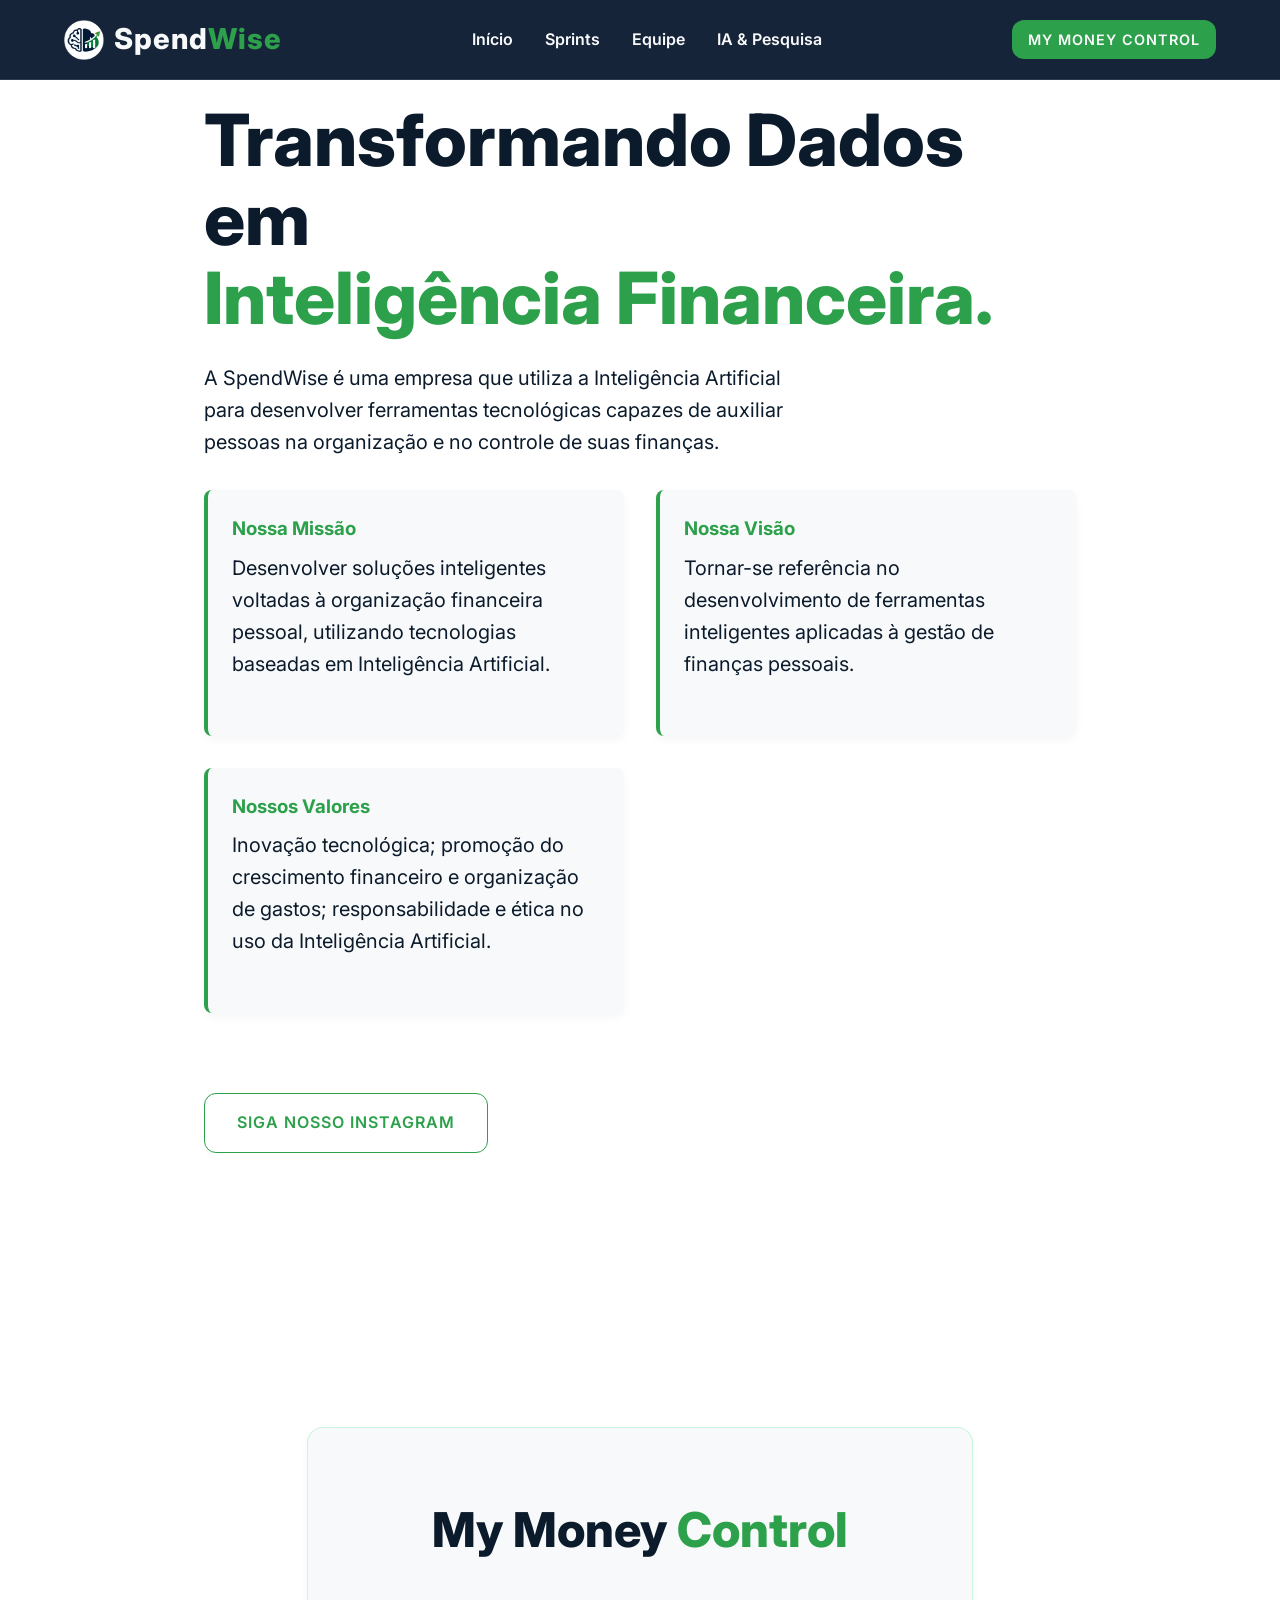
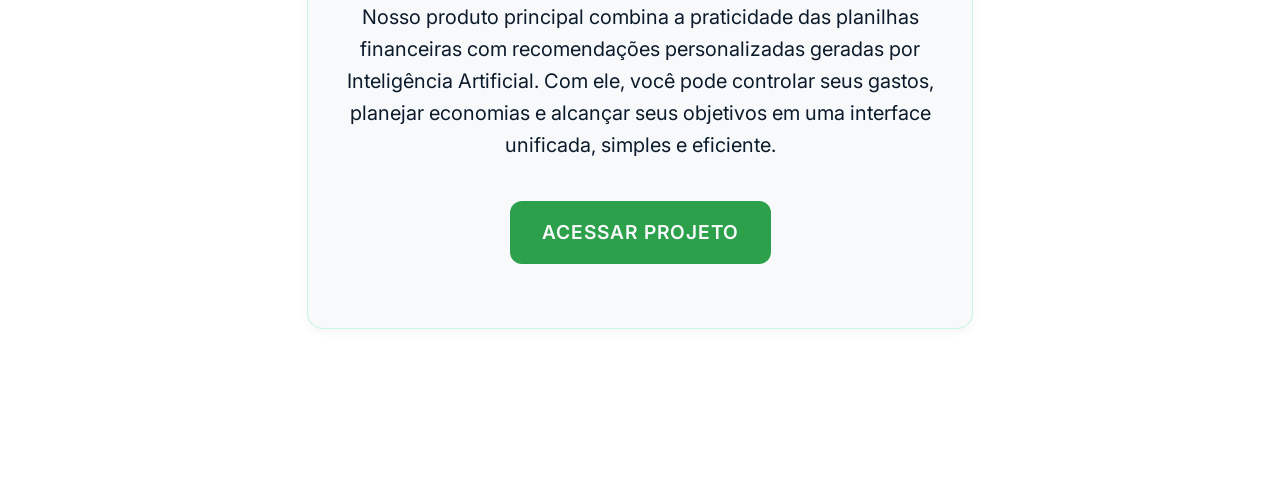
<file: index.html>
﻿<!DOCTYPE html>
<html lang="pt-BR">
<head>
  <meta charset="UTF-8">
  <meta name="viewport" content="width=device-width, initial-scale=1.0">
  <title>SpendWise</title>
  <link rel="stylesheet" href="styles.css">
  <link rel="icon" href="imagens/logos/logo5.png" type="image/x-icon">
</head>
<body>

  <!-- Navegação Principal -->
  <header>
    <div class="logo" style="display: flex; align-items: center; gap: 10px;">
      <img src="imagens/logos/logo5.png" alt="SpendWise Logo" style="height: 40px; width: auto;">
      <span>Spend<em>Wise</em></span>
    </div>
    <nav>
      <ul>
        <li><a href="index.html">Início</a></li>
        <li><a href="subpaginas/sprints.html">Sprints</a></li>
        <li><a href="subpaginas/equipe.html">Equipe</a></li>
        <li><a href="subpaginas/resumos.html">IA & Pesquisa</a></li>
      </ul>
    </nav>
    <a href="projeto/app.html" class="btn-primary" style="padding: 8px 16px; font-size: 0.9rem;">My Money Control</a>
  </header>

  <!-- Aba 1: Página Inicial -->
  <section id="home" class="fade-in">
    <h1>Transformando Dados em <br><span>Inteligência Financeira.</span></h1>
    <p>A SpendWise é uma empresa que utiliza a Inteligência Artificial para desenvolver ferramentas tecnológicas capazes de auxiliar pessoas na organização e no controle de suas finanças.</p>
    
    <div class="about-features">
      <div class="feature-box">
        <h3>Nossa Missão</h3>
        <p>Desenvolver soluções inteligentes voltadas à organização financeira pessoal, utilizando tecnologias baseadas em Inteligência Artificial.</p>
      </div>
      <div class="feature-box">
        <h3>Nossa Visão</h3>
        <p>Tornar-se referência no desenvolvimento de ferramentas inteligentes aplicadas à gestão de finanças pessoais.</p>
      </div>
      <div class="feature-box">
        <h3>Nossos Valores</h3>
        <p>Inovação tecnológica; 
            promoção do crescimento financeiro e organização de gastos; 
            responsabilidade e ética no uso da Inteligência Artificial.</p>
      </div>
    </div>
    
    <div class="social-links">
      <a href="https://www.instagram.com/spendwise.ai?igsh=M2ZteGY0N3p6ZGp0" target="_blank" class="btn-primary" style="background-color: transparent; border: 1px solid var(--color-green); color: var(--color-green);">Siga nosso Instagram</a>
    </div>
  </section>

  <section id="sistema">
    <div class="cta-container fade-in">
      <h2 class="section-title">My Money <span>Control</span></h2>
      <p>Nosso produto principal combina a praticidade das planilhas financeiras com recomendações personalizadas geradas por Inteligência Artificial. Com ele, você pode controlar seus gastos, planejar economias e alcançar seus objetivos em uma interface unificada, simples e eficiente.</p>

      <!-- LINK DE INTERCONECTIVIDADE PARA A PASTA PROJETO -->
      <a href="projeto/app.html" class="btn-primary">Acessar Projeto</a>
    </div>
  </section>

  <script src="script.js"></script>
</body>
</html>
</file>
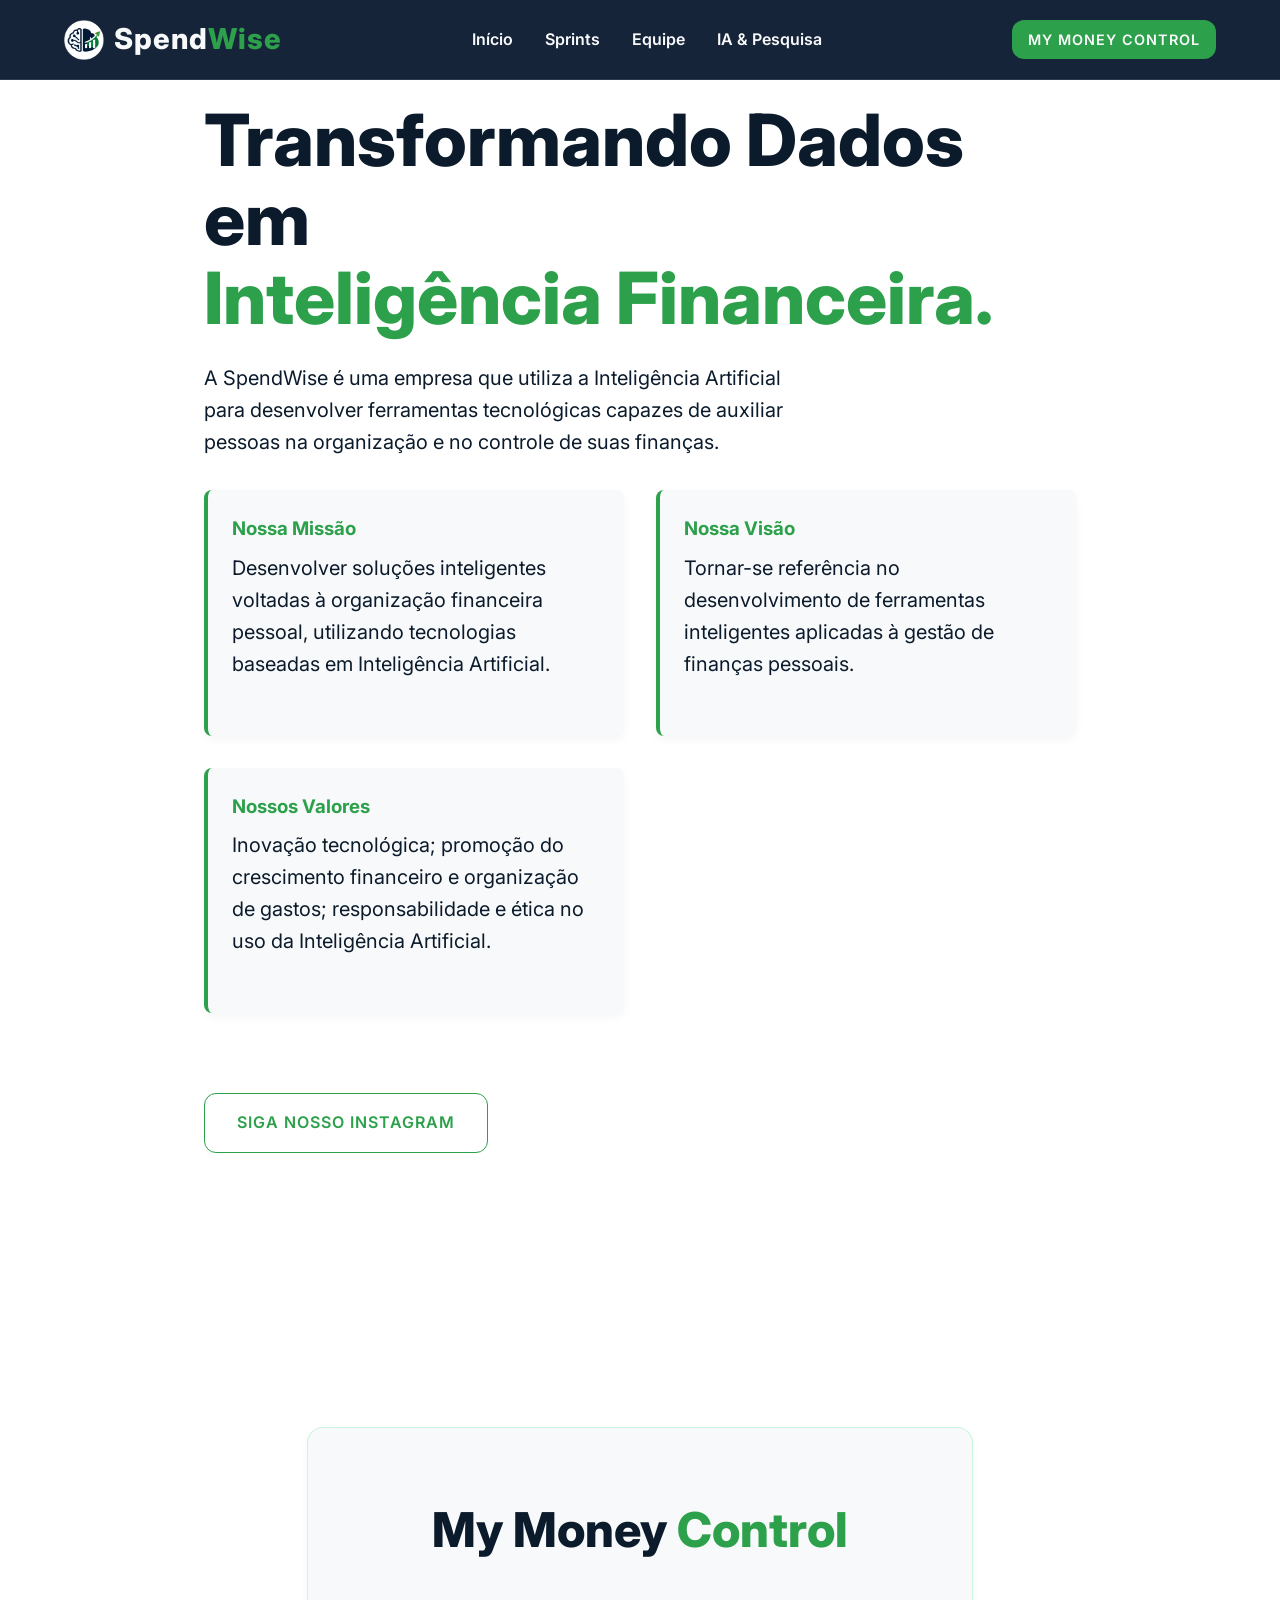
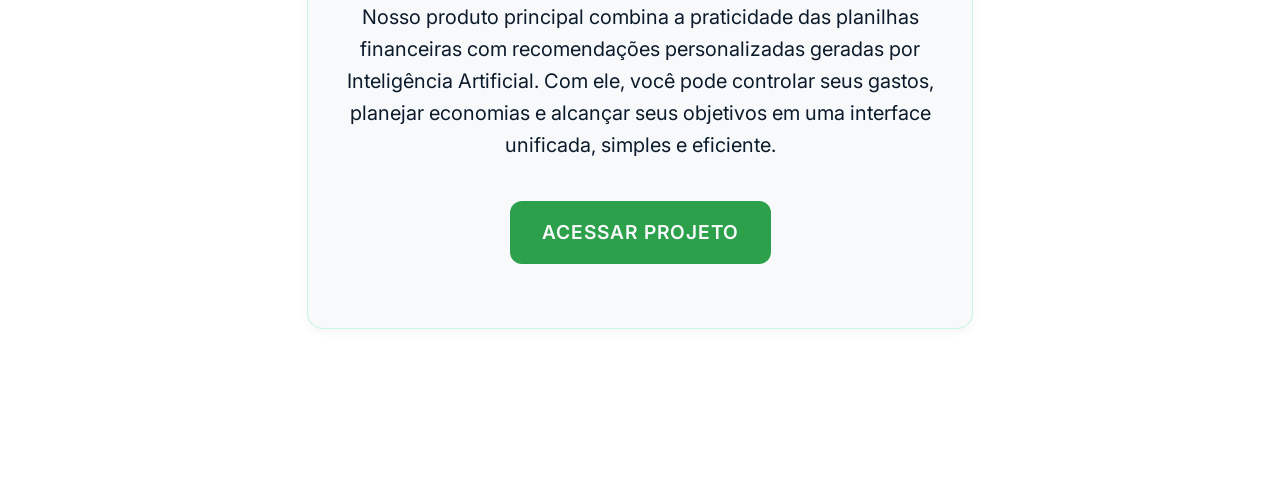
<file: paginaprincipal.html>
﻿<!DOCTYPE html>
<html lang="pt-BR">
<head>
  <meta charset="UTF-8">
  <meta name="viewport" content="width=device-width, initial-scale=1.0">
  <title>SpendWise</title>
  <link rel="stylesheet" href="styles.css">
  <link rel="icon" href="imagens/logos/logo5.png" type="image/x-icon">
</head>
<body>

  <!-- Navegação Principal -->
  <header>
    <div class="logo" style="display: flex; align-items: center; gap: 10px;">
      <img src="imagens/logos/logo5.png" alt="SpendWise Logo" style="height: 40px; width: auto;">
      <span>Spend<em>Wise</em></span>
    </div>
    <nav>
      <ul>
        <li><a href="paginaprincipal.html">Início</a></li>
        <li><a href="subpaginas/sprints.html">Sprints</a></li>
        <li><a href="subpaginas/equipe.html">Equipe</a></li>
        <li><a href="subpaginas/resumos.html">IA & Pesquisa</a></li>
      </ul>
    </nav>
    <a href="projeto/app.html" class="btn-primary" style="padding: 8px 16px; font-size: 0.9rem;">My Money Control</a>
  </header>

  <!-- Aba 1: Página Inicial -->
  <section id="home" class="fade-in">
    <h1>Transformando Dados em <br><span>Inteligência Financeira.</span></h1>
    <p>A SpendWise é uma empresa que utiliza a Inteligência Artificial para desenvolver ferramentas tecnológicas capazes de auxiliar pessoas na organização e no controle de suas finanças.</p>
    
    <div class="about-features">
      <div class="feature-box">
        <h3>Nossa Missão</h3>
        <p>Desenvolver soluções inteligentes voltadas à organização financeira pessoal, utilizando tecnologias baseadas em Inteligência Artificial.</p>
      </div>
      <div class="feature-box">
        <h3>Nossa Visão</h3>
        <p>Tornar-se referência no desenvolvimento de ferramentas inteligentes aplicadas à gestão de finanças pessoais.</p>
      </div>
      <div class="feature-box">
        <h3>Nossos Valores</h3>
        <p>Inovação tecnológica; 
            promoção do crescimento financeiro e organização de gastos; 
            responsabilidade e ética no uso da Inteligência Artificial.</p>
      </div>
    </div>
    
    <div class="social-links">
      <a href="https://www.instagram.com/spendwise.ai?igsh=M2ZteGY0N3p6ZGp0" target="_blank" class="btn-primary" style="background-color: transparent; border: 1px solid var(--color-green); color: var(--color-green);">Siga nosso Instagram</a>
    </div>
  </section>

  <section id="sistema">
    <div class="cta-container fade-in">
      <h2 class="section-title">My Money <span>Control</span></h2>
      <p>Nosso produto principal combina a praticidade das planilhas financeiras com recomendações personalizadas geradas por Inteligência Artificial. Com ele, você pode controlar seus gastos, planejar economias e alcançar seus objetivos em uma interface unificada, simples e eficiente.</p>

      <!-- LINK DE INTERCONECTIVIDADE PARA A PASTA PROJETO -->
      <a href="projeto/app.html" class="btn-primary">Acessar Projeto</a>
    </div>
  </section>

  <script src="script.js"></script>
</body>
</html>
</file>
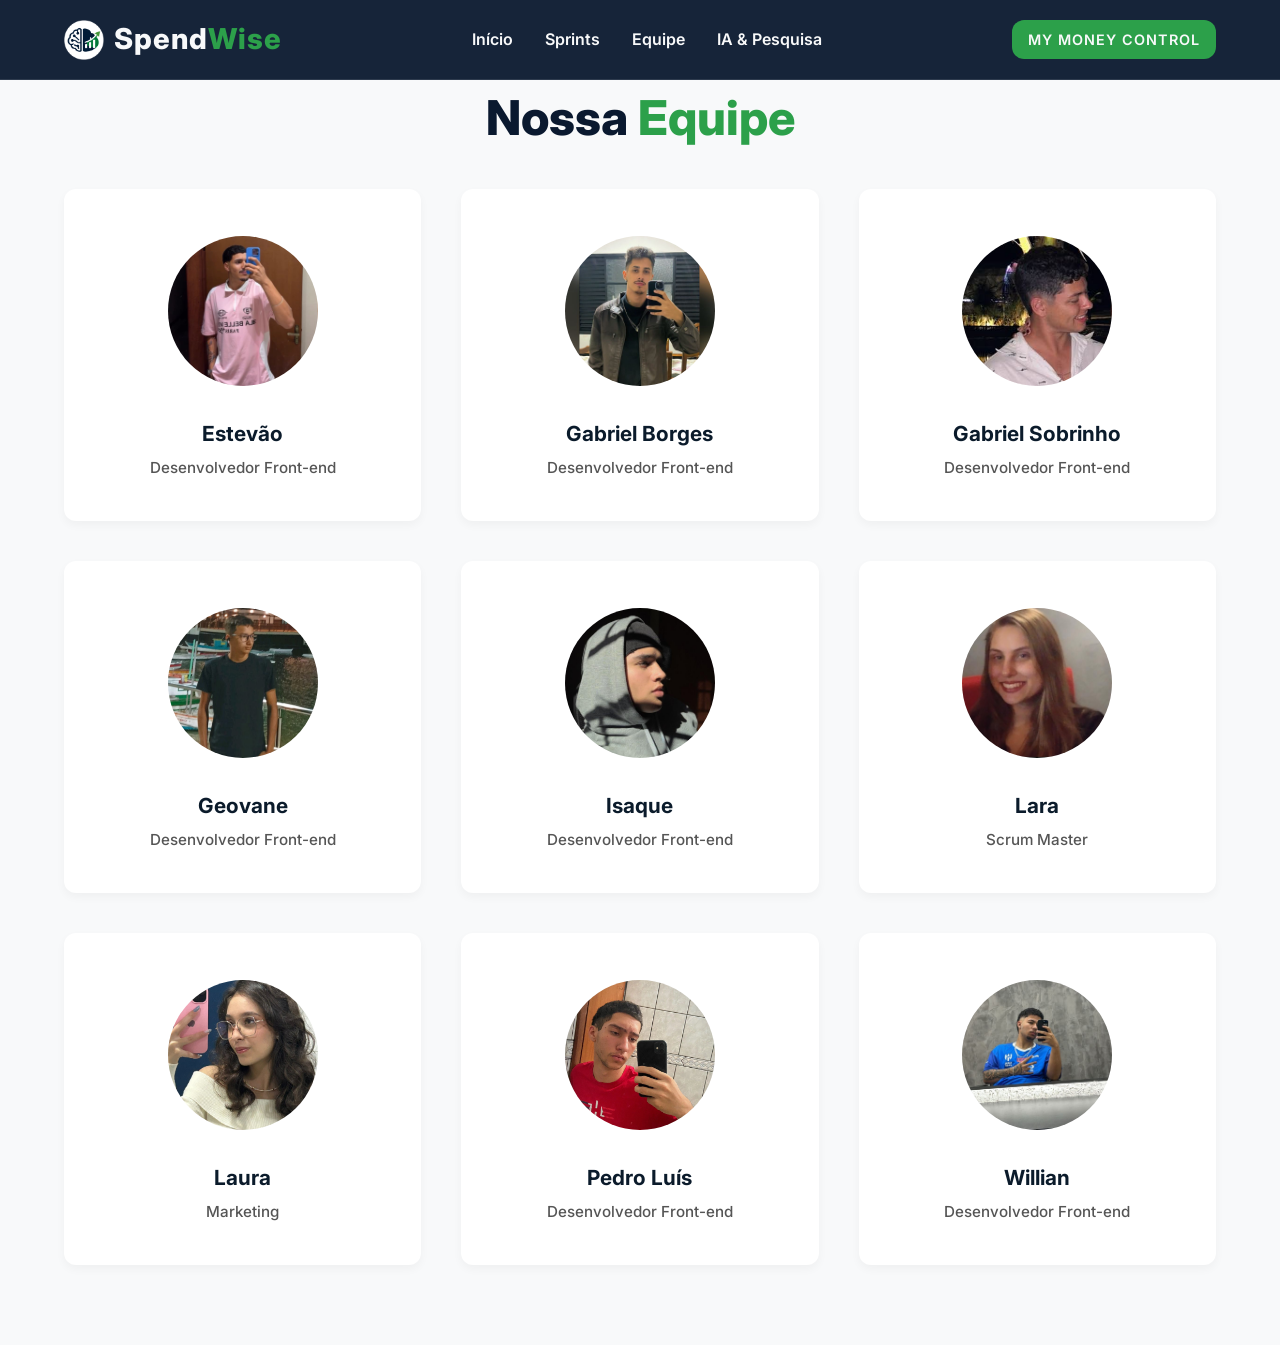
<file: subpaginas/equipe.html>
﻿<!DOCTYPE html>
<html lang="pt-BR">
<head>
  <meta charset="UTF-8">
  <meta name="viewport" content="width=device-width, initial-scale=1.0">
  <title>SpendWise | Nossa Equipe</title>
  <link rel="stylesheet" href="../styles.css">
  <link rel="icon" href="../imagens/logos/logo5.png" type="image/x-icon">
</head>
<body>

  <!-- Navegação Principal -->
  <header>
    <div class="logo" style="display: flex; align-items: center; gap: 10px;">
      <img src="../imagens/logos/logo5.png" alt="SpendWise Logo" style="height: 40px; width: auto;">
      <span>Spend<em>Wise</em></span>
    </div>
    <nav>
      <ul>
        <li><a href="../index.html">Início</a></li>
        <li><a href="sprints.html">Sprints</a></li>
        <li><a href="equipe.html">Equipe</a></li>
        <li><a href="resumos.html">IA & Pesquisa</a></li>
      </ul>
    </nav>
    <a href="../projeto/app.html" class="btn-primary" style="padding: 8px 16px; font-size: 0.9rem;">My Money Control</a>
  </header>

  <!-- Aba 3: Membros da Equipe -->
  <section id="membros" class="team-section">
    <h2 class="section-title fade-in">Nossa <span>Equipe</span></h2>
    <div class="team-grid fade-in">

      <!-- Membro: Estevão -->
      <div class="team-card">
        <div class="image-wrapper">
          <img src="../imagens/membros/estevão.jpeg" alt="Foto: Estevão" class="team-photo">
        </div>
        <h3 class="member-name">Estevão</h3>
        <p class="member-role">Desenvolvedor Front-end</p>
      </div>

      <!-- Membro: Gabriel Borges -->
      <div class="team-card">
        <div class="image-wrapper">
          <img src="../imagens/membros/gabriel-borges.jpeg" alt="Foto: Gabriel Borges" class="team-photo">
        </div>
        <h3 class="member-name">Gabriel Borges</h3>
        <p class="member-role">Desenvolvedor Front-end</p>
      </div>

      <!-- Membro: Gabriel Sobrinho -->
      <div class="team-card">
        <div class="image-wrapper">
          <img src="../imagens/membros/gabriel-sobrinho.png" alt="Foto: Gabriel Sobrinho" class="team-photo">
        </div>
        <h3 class="member-name">Gabriel Sobrinho</h3>
        <p class="member-role">Desenvolvedor Front-end</p>
      </div>

      <!-- Membro: Geovanne -->
      <div class="team-card">
        <div class="image-wrapper">
          <img src="../imagens/membros/geovanne.jpeg" alt="Foto: Geovanne" class="team-photo">
        </div>
        <h3 class="member-name">Geovane</h3>
        <p class="member-role">Desenvolvedor Front-end</p>
      </div>

      <!-- Membro: Isaque -->
      <div class="team-card">
        <div class="image-wrapper">
          <img src="../imagens/membros/isaque.jpeg" alt="Foto: Isaque" class="team-photo">
        </div>
        <h3 class="member-name">Isaque</h3>
        <p class="member-role">Desenvolvedor Front-end</p>
      </div>

      <!-- Membro: Lara -->
      <div class="team-card">
        <div class="image-wrapper">
          <img src="../imagens/membros/lara.png" alt="Foto: Lara" class="team-photo">
        </div>
        <h3 class="member-name">Lara</h3>
        <p class="member-role">Scrum Master</p>
      </div>

      <!-- Membro: Laura -->
      <div class="team-card">
        <div class="image-wrapper">
          <img src="../imagens/membros/laura.jpeg" alt="Foto: Laura" class="team-photo">
        </div>
        <h3 class="member-name">Laura</h3>
        <p class="member-role">Marketing</p>
      </div>

      <!-- Membro: Pedro Luís -->
      <div class="team-card">
        <div class="image-wrapper">
          <img src="../imagens/membros/pedro.jpeg" alt="Foto: Pedro Luís" class="team-photo">
        </div>
        <h3 class="member-name">Pedro Luís</h3>
        <p class="member-role">Desenvolvedor Front-end</p>
      </div>

      <!-- Membro: Willian -->
      <div class="team-card">
        <div class="image-wrapper">
          <img src="../imagens/membros/willian.jpeg" alt="Foto: Willian" class="team-photo">
        </div>
        <h3 class="member-name">Willian</h3>
        <p class="member-role">Desenvolvedor Front-end</p>
      </div>

    </div>
  </section>

  <script src="../script.js"></script>
</body>
</html>
</file>
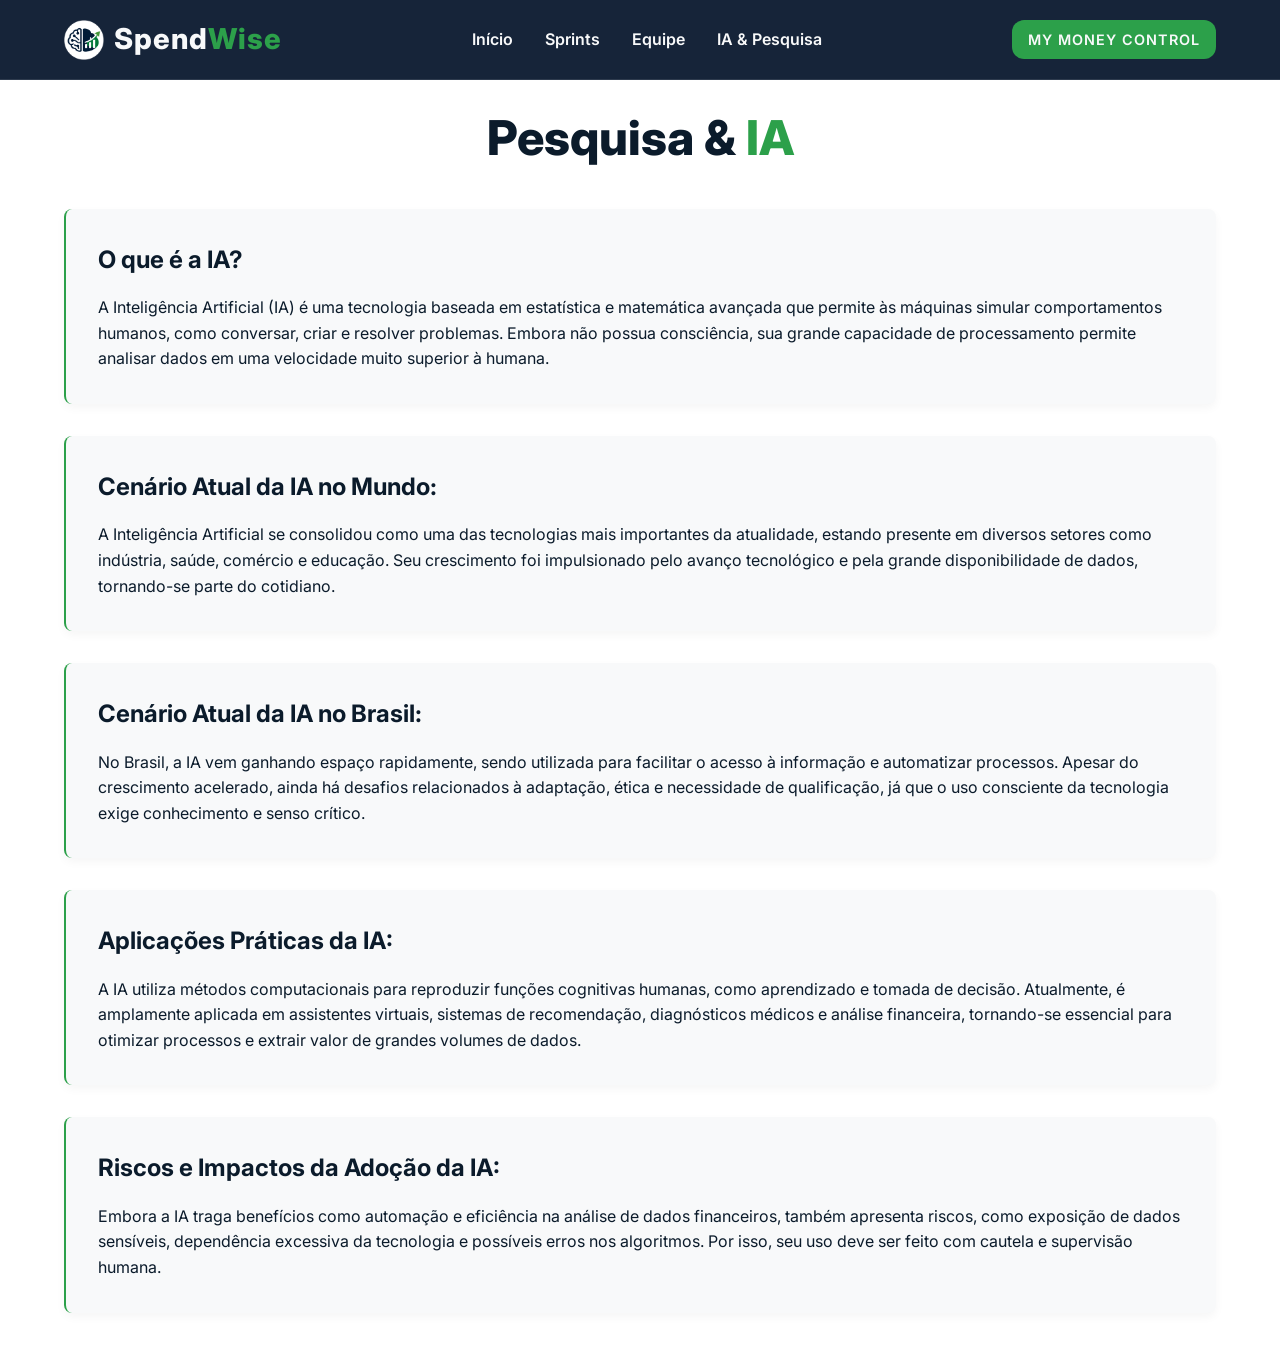
<file: subpaginas/resumos.html>
﻿<!DOCTYPE html>
<html lang="pt-BR">
<head>
  <meta charset="UTF-8">
  <meta name="viewport" content="width=device-width, initial-scale=1.0">
  <title>SpendWise | Pesquisa & IA</title>
  <link rel="stylesheet" href="../styles.css">
  <link rel="icon" href="../imagens/logos/logo5.png" type="image/x-icon">
</head>
<body>

  <!-- Navegação Principal -->
  <header>
    <div class="logo" style="display: flex; align-items: center; gap: 10px;">
      <img src="../imagens/logos/logo5.png" alt="SpendWise Logo" style="height: 40px; width: auto;">
      <span>Spend<em>Wise</em></span>
    </div>
    <nav>
      <ul>
        <li><a href="../index.html">Início</a></li>
        <li><a href="sprints.html">Sprints</a></li>
        <li><a href="equipe.html">Equipe</a></li>
        <li><a href="resumos.html">IA & Pesquisa</a></li>
      </ul>
    </nav>
    <a href="../projeto/app.html" class="btn-primary" style="padding: 8px 16px; font-size: 0.9rem;">My Money Control</a>
  </header>

  <!-- Aba 4: Resumos (IA) -->
  <section id="resumos">
    <h2 class="section-title fade-in">Pesquisa & <span>IA</span></h2>
    <div class="resumos-container fade-in">
      
      <div class="resumo-item">
        <h3>O que é a IA?</h3>
        <p>A Inteligência Artificial (IA) é uma tecnologia baseada em estatística e matemática avançada que permite às máquinas simular comportamentos humanos, como conversar, criar e resolver problemas. Embora não possua consciência, sua grande capacidade de processamento permite analisar dados em uma velocidade muito superior à humana.</p>
      </div>

      <div class="resumo-item">
        <h3>Cenário Atual da IA no Mundo:</h3>
        <p>A Inteligência Artificial se consolidou como uma das tecnologias mais importantes da atualidade, estando presente em diversos setores como indústria, saúde, comércio e educação. Seu crescimento foi impulsionado pelo avanço tecnológico e pela grande disponibilidade de dados, tornando-se parte do cotidiano.</p>
      </div>

      <div class="resumo-item">
        <h3>Cenário Atual da IA no Brasil:</h3>
        <p>No Brasil, a IA vem ganhando espaço rapidamente, sendo utilizada para facilitar o acesso à informação e automatizar processos. Apesar do crescimento acelerado, ainda há desafios relacionados à adaptação, ética e necessidade de qualificação, já que o uso consciente da tecnologia exige conhecimento e senso crítico.</p>
      </div>

       <div class="resumo-item">
        <h3>Aplicações Práticas da IA:</h3>
        <p>A IA utiliza métodos computacionais para reproduzir funções cognitivas humanas, como aprendizado e tomada de decisão. Atualmente, é amplamente aplicada em assistentes virtuais, sistemas de recomendação, diagnósticos médicos e análise financeira, tornando-se essencial para otimizar processos e extrair valor de grandes volumes de dados.</p>
       </div>

       <div class="resumo-item">
        <h3>Riscos e Impactos da Adoção da IA:</h3>
        <p>Embora a IA traga benefícios como automação e eficiência na análise de dados financeiros, também apresenta riscos, como exposição de dados sensíveis, dependência excessiva da tecnologia e possíveis erros nos algoritmos. Por isso, seu uso deve ser feito com cautela e supervisão humana.</p>
       </div>

    </div>
  </section>

  <script src="../script.js"></script>
</body>
</html>
</file>
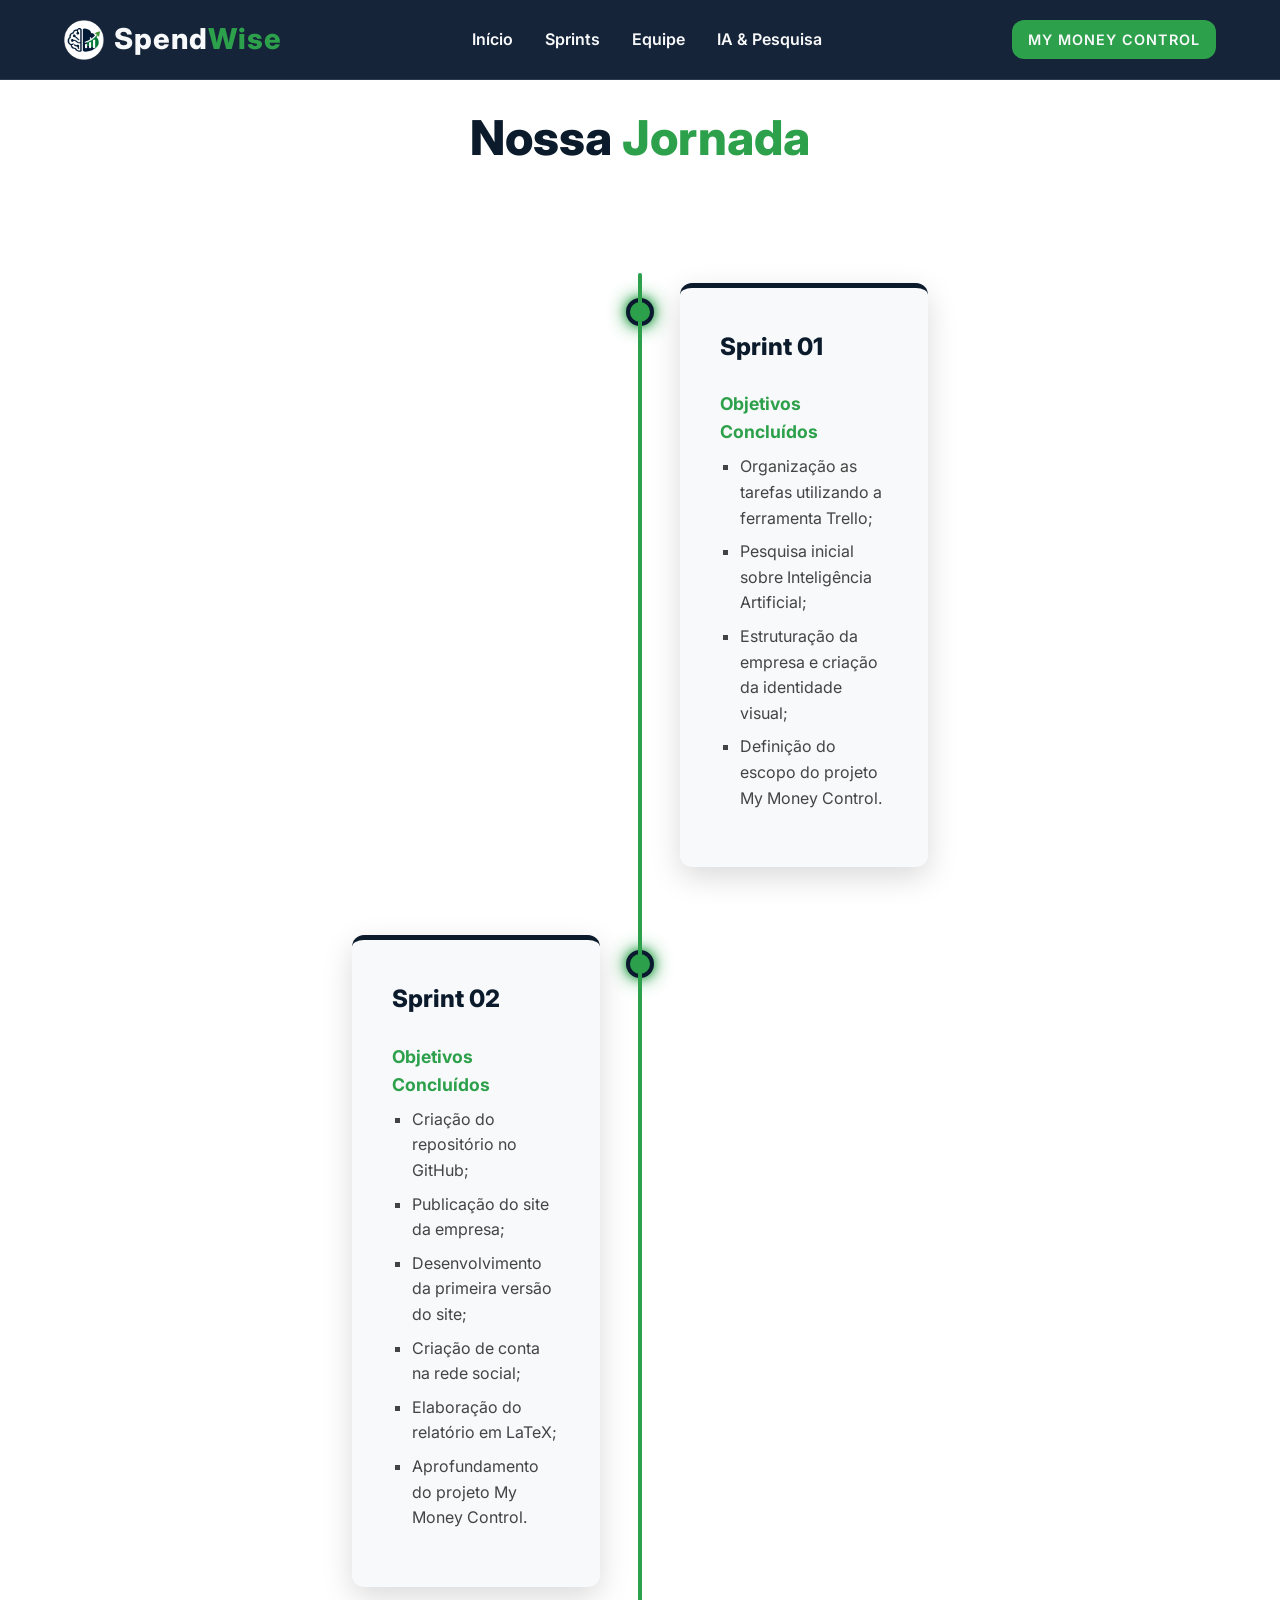
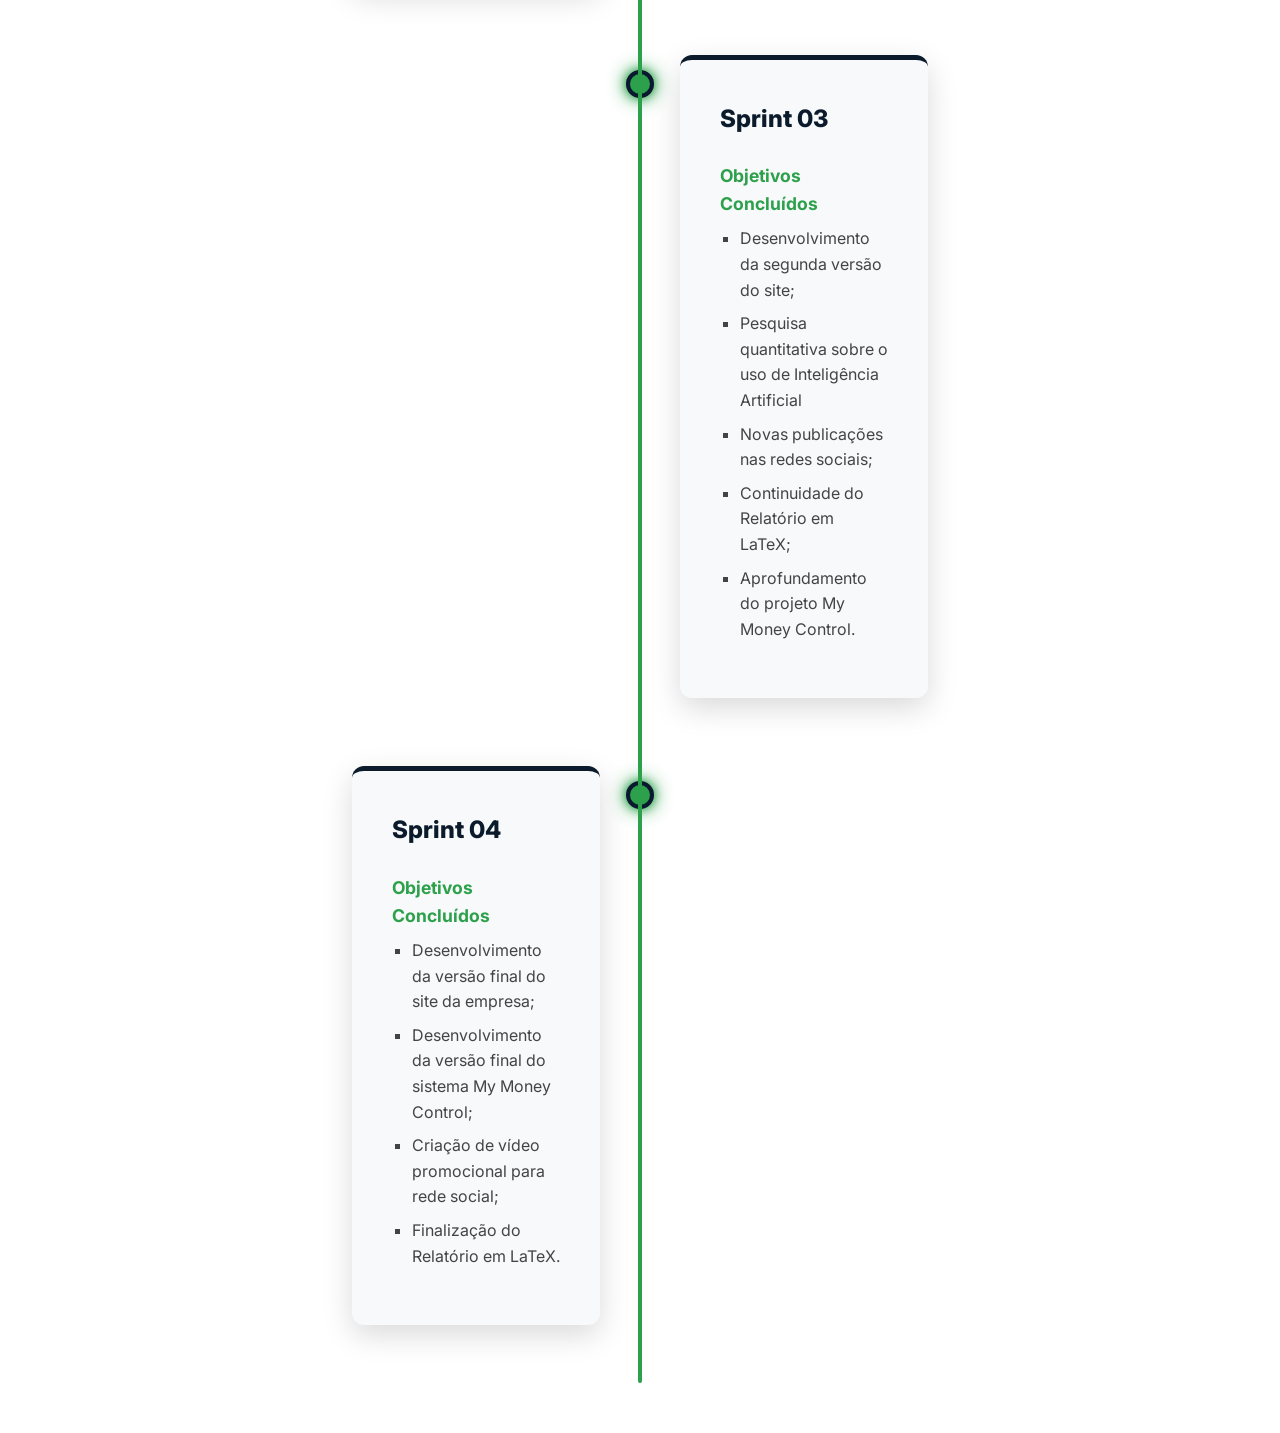
<file: subpaginas/sprints.html>
﻿<!DOCTYPE html>
<html lang="pt-BR">
<head>
  <meta charset="UTF-8">
  <meta name="viewport" content="width=device-width, initial-scale=1.0">
  <title>SpendWise | Sprints</title>
  <link rel="stylesheet" href="../styles.css">
  <link rel="icon" href="../imagens/logos/logo5.png" type="image/x-icon">
</head>
<body>

  <!-- Navegação Principal -->
  <header>
    <div class="logo" style="display: flex; align-items: center; gap: 10px;">
      <img src="../imagens/logos/logo5.png" alt="SpendWise Logo" style="height: 40px; width: auto;">
      <span>Spend<em>Wise</em></span>
    </div>
    <nav>
      <ul>
        <li><a href="../index.html">Início</a></li>
        <li><a href="sprints.html">Sprints</a></li>
        <li><a href="equipe.html">Equipe</a></li>
        <li><a href="resumos.html">IA & Pesquisa</a></li>
      </ul>
    </nav>
    <a href="../projeto/app.html" class="btn-primary" style="padding: 8px 16px; font-size: 0.9rem;">My Money Control</a>
  </header>

  <!-- Aba 2: Sprints (Timeline) -->
  <section id="sprints">
    <h2 class="section-title fade-in">Nossa <span>Jornada</span></h2>
    
    <div class="timeline-container">
      
      <!-- Sprint 01 (Lado Direito) -->
      <div class="timeline-item right fade-in">
        <div class="timeline-card">
          <h3>Sprint 01</h3>
          
          <h4>Objetivos Concluídos</h4>
          <ul>
          <li>Organização as tarefas utilizando a ferramenta Trello;</li>
          <li>Pesquisa inicial sobre Inteligência Artificial;</li>
          <li>Estruturação da empresa e criação da identidade visual;</li>
          <li>Definição do escopo do projeto My Money Control.</li>
          </ul>
        </div>
      </div>

      <!-- Sprint 02 (Lado Esquerdo) -->
      <div class="timeline-item left fade-in">
        <div class="timeline-card">
          <h3>Sprint 02</h3>
          
          <h4>Objetivos Concluídos</h4>
          <ul>
            <li>Criação do repositório no GitHub;</li>
            <li>Publicação do site da empresa;</li>
            <li>Desenvolvimento da primeira versão do site;</li>
            <li>Criação de conta na rede social;</li>
            <li>Elaboração do relatório em LaTeX;</li>
            <li>Aprofundamento do projeto My Money Control.</li>
          </ul> 
        </div>
      </div>

      <!-- Sprint 03 (Lado Direito) -->
      <div class="timeline-item right fade-in">
        <div class="timeline-card">
          <h3>Sprint 03</h3>
          
          <h4>Objetivos Concluídos</h4>
          <ul>
          <li>Desenvolvimento da segunda versão do site;</li>
          <li>Pesquisa quantitativa sobre o uso de Inteligência Artificial</li>
          <li>Novas publicações nas redes sociais;</li>
          <li>Continuidade do Relatório em LaTeX;</li>
          <li>Aprofundamento do projeto My Money Control.</li>
          </ul>
        </div>
      </div>

      <!-- Sprint 04 (Lado Esquerdo) -->
      <div class="timeline-item left fade-in">
        <div class="timeline-card">
          <h3>Sprint 04</h3>
          
          <h4>Objetivos Concluídos</h4>
          <ul>
            <li>Desenvolvimento da versão final do site da empresa;</li>
            <li>Desenvolvimento da versão final do sistema My Money Control;</li>
            <li>Criação de vídeo promocional para rede social;</li>
            <li>Finalização do Relatório em LaTeX.</li>
          </ul> 
        </div>
      </div>

    </div>
  </section>

  <script src="../script.js"></script>
</body>
</html>
</file>
<file: styles.css>
@import url('https://fonts.googleapis.com/css2?family=Inter:wght@300;400;600;800&display=swap');

:root {
  --color-navy: #0A192F;
  --color-green: #2CA04A;
  --color-green-hover: #22803a;
  --color-white: #F8F9FA;
  --color-black: #121212;
  --color-gray: #8892B0;
  
  --font-main: 'Inter', sans-serif;
}

* {
  margin: 0;
  padding: 0;
  box-sizing: border-box;
}

html {
  scroll-behavior: smooth;
}

body {
  font-family: var(--font-main);
  background-color: #FFFFFF;
  color: #0B1B2B;
  line-height: 1.6;
  overflow-x: hidden;
}

/* Header & Nav */
header {
  position: fixed;
  top: 0;
  width: 100%;
  height: 80px;
  background-color: rgba(10, 25, 47, 0.95);
  backdrop-filter: blur(10px);
  display: flex;
  justify-content: space-between;
  align-items: center;
  padding: 0 5%;
  z-index: 1000;
  border-bottom: 1px solid rgba(255, 255, 255, 0.1);
}

.logo span {
  font-size: 1.8rem;
  font-weight: 800;
  color: var(--color-white);
  letter-spacing: 1px;
}

.logo span em {
  font-style: normal;
  color: var(--color-green);
}

nav ul {
  display: flex;
  list-style: none;
  gap: 2rem;
}

nav a {
  text-decoration: none;
  color: var(--color-white);
  font-weight: 600;
  font-size: 1rem;
  transition: color 0.3s ease;
}

nav a:hover {
  color: var(--color-green);
}

.btn-primary {
  display: inline-block;
  background-color: var(--color-green);
  color: var(--color-white);
  padding: 16px 32px;
  border-radius: 12px;
  font-weight: 600;
  text-decoration: none;
  text-transform: uppercase;
  letter-spacing: 1px;
  transition: all 0.3s ease;
  border: none;
  cursor: pointer;
}

.btn-primary:hover {
  background-color: var(--color-green-hover);
  transform: translateY(-3px);
  filter: brightness(1.1);
  box-shadow: 0 10px 20px rgba(44, 160, 74, 0.4);
}

/* Base Sections */
section {
  min-height: 100vh;
  padding: 100px 5% 50px;
  display: flex;
  flex-direction: column;
  justify-content: center;
}

.section-title {
  font-size: 3rem;
  font-weight: 800;
  margin-bottom: 2rem;
  text-align: center;
  color: #0B1B2B;
}

.section-title span {
  color: var(--color-green);
}

/* Home Section */
#home {
  align-items: flex-start;
  max-width: 1000px;
  margin: 0 auto;
}

#home h1 {
  font-size: 4.5rem;
  line-height: 1.1;
  font-weight: 800;
  margin-bottom: 1.5rem;
}

#home h1 span {
  color: var(--color-green);
}

#home p {
  font-size: 1.25rem;
  color: #0B1B2B;
  max-width: 600px;
  margin-bottom: 2rem;
}

.about-features {
  display: grid;
  grid-template-columns: 1fr 1fr;
  gap: 2rem;
  margin-bottom: 3rem;
}

.feature-box {
  background: #F8F9FA;
  padding: 1.5rem;
  border-radius: 8px;
  border-left: 4px solid var(--color-green);
  box-shadow: 0 4px 10px rgba(0, 0, 0, 0.04);
}

.feature-box h3 {
  color: var(--color-green);
  margin-bottom: 0.5rem;
}

.social-links {
  margin-top: 2rem;
}

/* ==========================================================================
   Sprints Section (Vertical Timeline) - Redesigned
   ========================================================================== */
.timeline-container {
  position: relative;
  max-width: 1200px; /* Aumentado de 1000px para 1200px para dar mais respiro aos quadros */
  margin: 4rem auto 0;
  padding: 0 20px;
}

/* The vertical line */
.timeline-container::after {
  content: '';
  position: absolute;
  width: 4px;
  background-color: var(--color-green); /* Verde vibrante #2CA04A */
  top: 0;
  bottom: 0;
  left: 50%;
  transform: translateX(-50%);
  border-radius: 2px;
}

/* Timeline Item container */
.timeline-item {
  padding: 10px 40px;
  position: relative;
  background-color: inherit;
  width: 50%;
  margin-bottom: 3rem;
}

/* Left side */
.timeline-item.left {
  left: 0;
}

/* Right side */
.timeline-item.right {
  left: 50%;
}

/* The glowing dot (node) */
.timeline-item::after {
  content: '';
  position: absolute;
  width: 20px;
  height: 20px;
  background-color: var(--color-green);
  border: 4px solid var(--color-navy);
  top: 25px;
  border-radius: 50%;
  z-index: 1;
  box-shadow: 0 0 10px var(--color-green), 0 0 20px var(--color-green);
}

/* Node for left side */
.timeline-item.left::after {
  right: 0;
  transform: translateX(50%);
}

/* Node for right side */
.timeline-item.right::after {
  left: 0;
  transform: translateX(-50%);
}

/* Timeline Card */
.timeline-card {
  padding: 2.5rem;
  background-color: #F8F9FA; /* Fundo cinza muito claro/branco */
  position: relative;
  border-radius: 12px;
  box-shadow: 0 10px 30px rgba(0, 0, 0, 0.15);
  border-top: 5px solid #0B1B2B; /* Borda Azul Marinho Profundo */
  transition: transform 0.3s ease;
  color: #121212; /* Texto escuro para contraste no card claro */
}

.timeline-card:hover {
  transform: translateY(-5px);
}

.timeline-card h3 {
  color: #0B1B2B; /* Azul Marinho Profundo */
  font-size: 1.5rem;
  margin-bottom: 1rem;
  font-weight: 800;
}

.timeline-card h4 {
  color: var(--color-green);
  margin-top: 1.5rem;
  margin-bottom: 0.5rem;
  font-size: 1.1rem;
  font-weight: 700;
}

.timeline-card ul {
  padding-left: 20px;
  margin-bottom: 1rem;
  color: #444; /* Cor de texto mais suave para a lista */
  list-style-type: square;
}

.timeline-card ul li {
  margin-bottom: 0.5rem;
}

.timeline-card p {
  color: #555;
  font-size: 0.95rem;
  line-height: 1.5;
}

/* Responsive Mobile Timeline */
@media screen and (max-width: 768px) {
  .timeline-container::after {
    left: 31px;
    transform: translateX(-50%);
  }
  
  .timeline-item {
    width: 100%;
    padding-left: 70px;
    padding-right: 0px;
  }
  
  .timeline-item.right {
    left: 0%;
  }

  .timeline-item.left::after, .timeline-item.right::after {
    left: 31px;
    right: auto;
    transform: translateX(-50%);
  }
}

/* ==========================================================================
   Membros Section (Team Section) - Redesigned
   ========================================================================== */
#membros {
  background-color: var(--color-white); /* Fundo claro */
  padding: 5rem 5%;
  color: var(--color-black); /* Para resetar caso puxe do body */
}

#membros .section-title {
  color: #0A192F; /* Azul Marinho Profundo */
}

#membros .section-title span {
  color: var(--color-green);
}

.team-grid {
  display: grid;
  grid-template-columns: 1fr;
  gap: 2.5rem;
  width: 100%;
}

@media (min-width: 600px) {
  .team-grid {
    grid-template-columns: repeat(auto-fit, minmax(260px, 1fr));
  }
}

@media (min-width: 1024px) {
  .team-grid {
    grid-template-columns: repeat(auto-fit, minmax(280px, 1fr));
  }
}

.team-card {
  background-color: #FFFFFF;
  border-radius: 12px;
  padding: 2.5rem 1.5rem;
  text-align: center;
  display: flex;
  flex-direction: column;
  align-items: center;
  box-shadow: 0 4px 10px rgba(0, 0, 0, 0.04);
  transition: transform 0.3s cubic-bezier(0.25, 0.8, 0.25, 1), 
              box-shadow 0.3s cubic-bezier(0.25, 0.8, 0.25, 1);
}

.image-wrapper {
  width: 164px;
  height: 164px;
  border-radius: 50%;
  padding: 4px;
  margin-bottom: 1.5rem;
  border: 3px solid transparent;
  transition: border-color 0.3s ease;
  display: flex;
  align-items: center;
  justify-content: center;
}

.team-photo {
  width: 150px;
  height: 150px;
  border-radius: 50%;
  object-fit: cover;
  background-color: #E2E8F0;
  display: block;
}

.team-photo.placeholder {
  filter: grayscale(100%) opacity(0.5);
}

.member-name {
  color: #0B1B2B;
  font-size: 1.3rem;
  font-weight: 700;
  margin: 0 0 0.4rem 0;
}

.member-role {
  color: #555555;
  font-size: 0.95rem;
  font-weight: 500;
  margin: 0;
  transition: color 0.3s ease;
}

.team-card:hover {
  transform: translateY(-8px);
  box-shadow: 0 15px 30px rgba(11, 27, 43, 0.1); 
}

.team-card:hover .image-wrapper {
  border-color: var(--color-green);
}

.team-card:hover .member-role {
  color: var(--color-green);
  font-weight: 600;
}

/* Resumos Section */
.resumos-container {
  display: grid;
  grid-template-columns: 1fr;
  gap: 2rem;
}

.resumo-item {
  background: #F8F9FA;
  padding: 2rem;
  border-radius: 8px;
  border-left: 2px solid var(--color-green);
  box-shadow: 0 4px 10px rgba(0, 0, 0, 0.04);
  transition: all 0.3s ease; /* Transição suave adicionada */
}

/* Novo estado hover com salto elegante */
.resumo-item:hover {
  transform: translateY(-6px);
  box-shadow: 0 10px 20px rgba(0,0,0,0.08);
}

.resumo-item h3 {
  font-size: 1.5rem;
  margin-bottom: 1rem;
  color: #0B1B2B;
}

.resumo-item p {
  color: #0B1B2B;
}

/* Sistema (Ponte) Section */
#sistema {
  text-align: center;
  align-items: center;
  background-color: #FFFFFF;
}

#sistema .cta-container {
  background: #F8F9FA;
  border: 1px solid rgba(0, 230, 118, 0.2);
  padding: 4rem 2rem;
  border-radius: 16px;
  max-width: 800px;
  box-shadow: 0 4px 10px rgba(0, 0, 0, 0.04);
}

#sistema p {
  font-size: 1.25rem;
  color: #0B1B2B;
  margin-bottom: 2.5rem;
  max-width: 600px;
  margin-left: auto;
  margin-right: auto;
}

#sistema .btn-primary {
  font-size: 1.2rem;
  padding: 16px 32px;
}

/* Animacoes de entrada */
.fade-in {
  opacity: 0;
  transform: translateY(30px);
  transition: opacity 0.8s ease, transform 0.8s ease;
}

.fade-in.visible {
  opacity: 1;
  transform: translateY(0);
}

/* Responsivo */
@media (max-width: 768px) {
  #home h1 {
    font-size: 3rem;
  }
  nav ul {
    display: none; /* Mobile menu hidden for simplicity, you could add a burger menu logic later */
  }
}

/* ==========================================================================
   My Money Control - Arquitetura e Tabela
   ========================================================================== */

/* Cores Base Auxiliares */
:root {
  --color-dark-navy: #0B1B2B;
}

/* Seções Gerais */
.secao-clara {
  background-color: var(--color-white);
  color: var(--color-black);
  padding: 120px 5% 60px;
}

.titulo-marinho {
  color: var(--color-dark-navy);
  font-size: 2.5rem;
  font-weight: 800;
  text-align: center;
  margin-bottom: 3rem;
}

.titulo-marinho span {
  color: var(--color-green);
}

/* Container Arquitetura */
.container-arquitetura {
  max-width: 1200px;
  margin: 0 auto;
}

/* Grid do Fluxograma */
.fluxograma-grid {
  display: grid;
  grid-template-columns: repeat(auto-fit, minmax(300px, 1fr));
  gap: 2rem;
  margin-bottom: 4rem;
}

.fluxograma-card {
  background-color: #FFFFFF;
  border-radius: 12px;
  padding: 2.5rem 2rem;
  box-shadow: 0 8px 24px rgba(0,0,0,0.06);
  border-top: 5px solid var(--color-dark-navy);
  transition: transform 0.3s ease;
  position: relative;
}

.fluxograma-card:hover {
  transform: translateY(-5px);
}

.fluxograma-card.destaque-verde {
  border-top-color: var(--color-green);
  box-shadow: 0 8px 30px rgba(44, 160, 74, 0.15);
}

.card-icon {
  font-size: 2.5rem;
  color: var(--color-dark-navy);
  margin-bottom: 1.5rem;
}

.destaque-verde .card-icon {
  color: var(--color-green);
}

.fluxograma-card h3 {
  font-size: 1.4rem;
  color: var(--color-dark-navy);
  margin-bottom: 1rem;
  font-weight: 700;
}

.fluxograma-card.destaque-verde h3 {
  color: var(--color-green);
}

.fluxograma-card p {
  font-size: 1rem;
  color: #555;
  margin-bottom: 1rem;
  font-weight: 600;
}

.fluxograma-card ul {
  list-style-type: disc;
  padding-left: 20px;
  color: #444;
  margin-bottom: 1.5rem;
}

.fluxograma-card ul li {
  margin-bottom: 0.5rem;
  font-size: 0.95rem;
}

/* Acordeão de Categorias */
.accordion {
  margin-top: 1.5rem;
}

.accordion-btn {
  background-color: rgba(11, 27, 43, 0.05);
  color: var(--color-dark-navy);
  cursor: pointer;
  padding: 12px 16px;
  width: 100%;
  text-align: left;
  border: none;
  outline: none;
  border-radius: 8px;
  font-weight: 600;
  transition: background-color 0.3s ease;
  display: flex;
  justify-content: space-between;
  align-items: center;
}

.accordion-btn:hover, .accordion-btn.active {
  background-color: rgba(11, 27, 43, 0.1);
}

.accordion-content {
  padding: 0 16px;
  background-color: white;
  max-height: 0;
  overflow: hidden;
  transition: max-height 0.3s ease-out;
  border-radius: 0 0 8px 8px;
}

.categoria-grupo {
  padding: 1rem 0;
}

.categoria-grupo strong {
  display: block;
  color: var(--color-dark-navy);
  margin-bottom: 0.5rem;
}

.categoria-grupo ul {
  list-style-type: none;
  padding-left: 0;
  display: grid;
  grid-template-columns: 1fr 1fr;
  gap: 0.5rem;
  margin-bottom: 0;
}

.categoria-grupo ul li {
  font-size: 0.85rem;
  color: #666;
  margin-bottom: 0;
}

.categoria-grupo ul li::before {
  content: '•';
  color: var(--color-green);
  font-weight: bold;
  display: inline-block;
  width: 1em;
}

/* Container do Diagrama */
.diagrama-container {
  text-align: center;
  margin-top: 2rem;
}

.diagrama-titulo {
  color: var(--color-dark-navy);
  font-size: 1.5rem;
  margin-bottom: 1.5rem;
}

.diagrama-img {
  max-width: 100%;
  height: auto;
  border: 4px solid var(--color-dark-navy);
  border-radius: 12px;
  box-shadow: 0 10px 30px rgba(11, 27, 43, 0.15);
}

/* ==========================================================================
   Tabela de Controle de Gastos
   ========================================================================== */
.container-tabela {
  max-width: 1000px;
  margin: 0 auto;
}

.tabela-responsiva {
  overflow-x: auto;
  border-radius: 12px;
  box-shadow: 0 8px 24px rgba(0,0,0,0.08);
  background-color: #FFFFFF;
}

.tabela-spendwise {
  width: 100%;
  border-collapse: collapse;
  min-width: 600px;
  text-align: left;
}

.tabela-spendwise th,
.tabela-spendwise td {
  padding: 16px 20px;
  border-bottom: 1px solid #EEEEEE;
}

.tabela-spendwise th {
  background-color: var(--color-dark-navy);
  color: #FFFFFF;
  font-weight: 600;
  font-size: 1.05rem;
  white-space: nowrap;
}

.tabela-spendwise tbody tr:nth-of-type(even) {
  background-color: #F8F9FA;
}

.tabela-spendwise tbody tr:hover {
  background-color: rgba(44, 160, 74, 0.05);
}

.tabela-spendwise td {
  color: #333333;
  font-size: 0.95rem;
}

.tabela-spendwise tfoot th,
.tabela-spendwise tfoot td {
  background-color: var(--color-dark-navy);
  color: #FFFFFF;
  font-weight: 700;
  font-size: 1.1rem;
  border-bottom: none;
}

.text-right {
  text-align: right;
}

.total-label {
  text-transform: uppercase;
  letter-spacing: 1px;
}

.total-valor {
  color: var(--color-green) !important;
}
</file>
